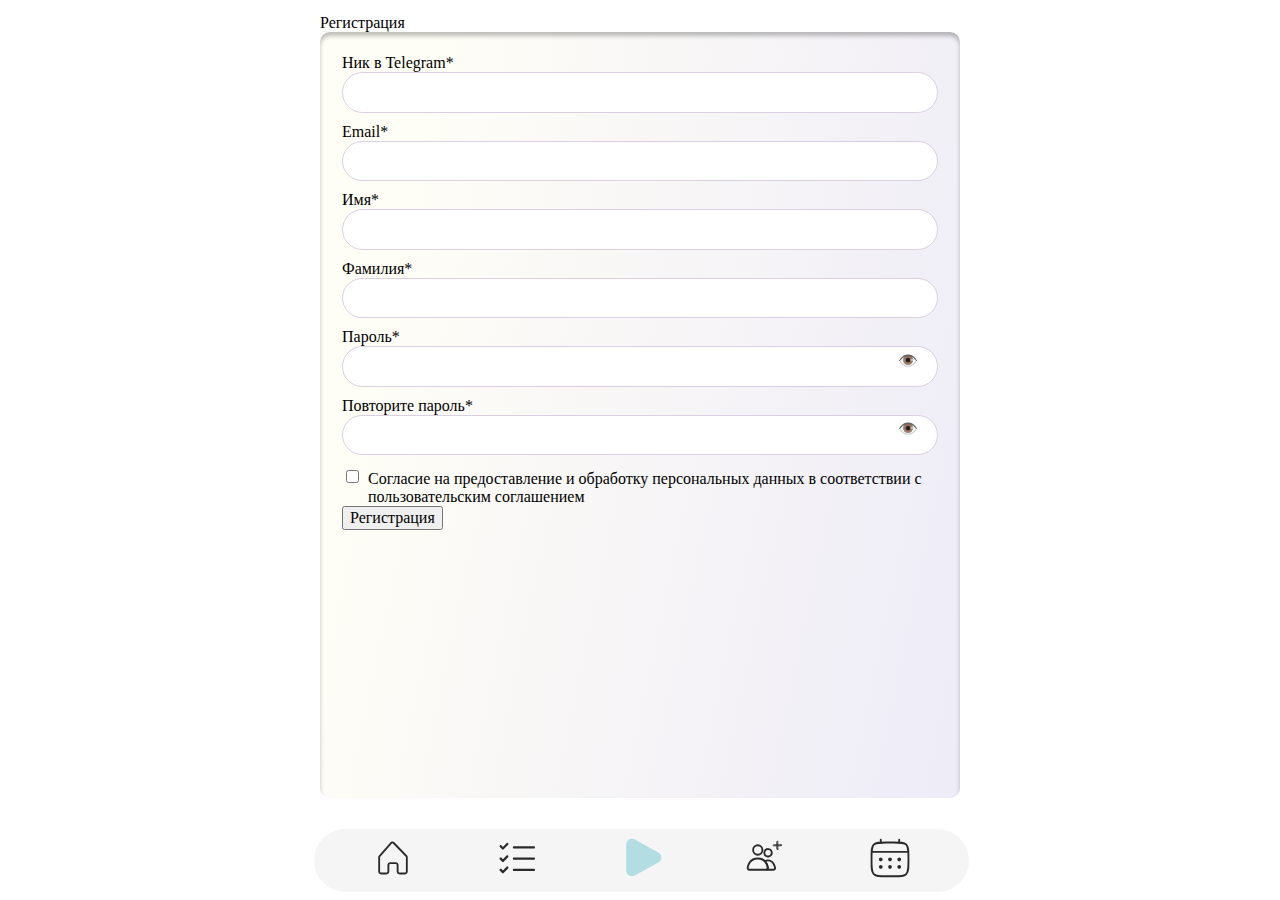
<file: avtorization.html>
<!DOCTYPE html><html lang="ru" style="background-color: white;"><head><meta charset="UTF-8"><meta name="viewport" content="width=device-width,initial-scale=1"><meta http-equiv="X-UA-Compatible" content="ie=edge"><title>IGame</title><script src="https://telegram.org/js/telegram-web-app.js"></script><link rel="stylesheet" href="css/style.min.css"></head><body><div class="registration"><div class="registration__wrapper"><div class="registration__wrapper-title">Регистрация</div><div class="form-container"><form id="registration-form"><label for="telegram-nickname">Ник в Telegram*</label> <input type="text" id="telegram-nickname" required> <label for="email">Email*</label> <input type="email" id="email" required> <label for="first-name">Имя*</label> <input type="text" id="first-name" required> <label for="last-name">Фамилия*</label> <input type="text" id="last-name" required> <label for="password">Пароль*</label><div class="password-container"><input type="password" id="password" required> <span class="toggle-password" onclick="togglePassword('password')">👁️</span></div><label for="confirm-password">Повторите пароль*</label><div class="password-container"><input type="password" id="confirm-password" required> <span class="toggle-password" onclick="togglePassword('confirm-password')">👁️</span></div><div class="checkbox-container"><input type="checkbox" id="agreement" required> <label for="agreement">Согласие на предоставление и обработку персональных данных в соответствии с <span>пользовательским соглашением</span></label></div><button type="submit">Регистрация</button></form></div></div></div><footer><div class="footer"><ul class="footer__list"><li class="footer__list_1"><a href="/"><img src="icons/footer/home.svg" alt="home"></a></li><li class="footer__list_2"><a href="#"><img src="icons/footer/task.svg" alt="task"></a></li><li class="footer__list_3"><a href="page2.html"><img src="icons/footer/play.svg" alt="play"></a></li><li class="footer__list_4"><a href="page3.html"><img src="icons/footer/add.svg" alt="add"></a></li><li class="footer__list_5"><a href="#"><img src="icons/footer/calendar.svg" alt="calendar"></a></li></ul></div></footer><script src="js/page5.js" defer="defer"></script></body></html>
</file>
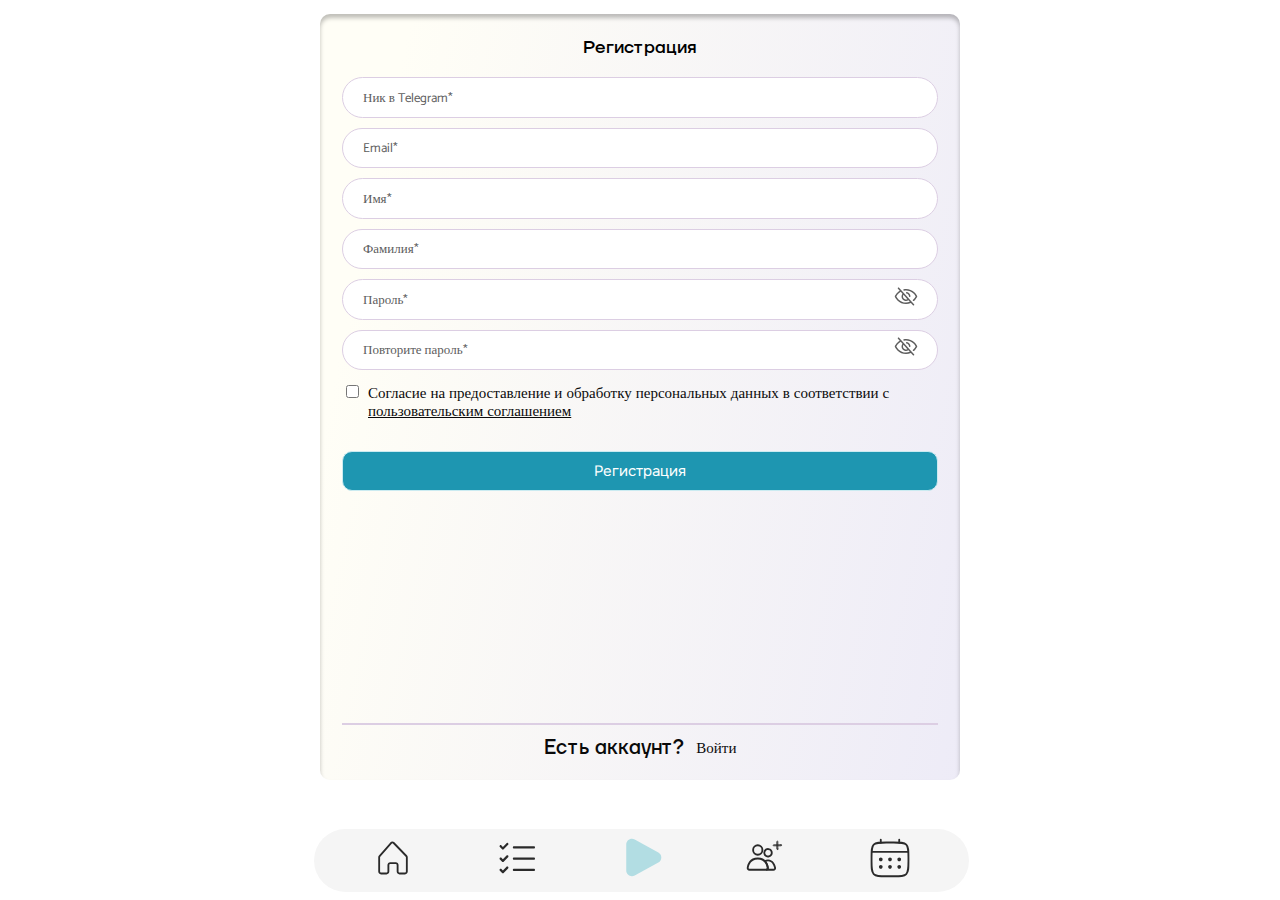
<file: page5.html>
<!DOCTYPE html><html lang="ru" style="background-color: white;"><head><meta charset="UTF-8"><meta name="viewport" content="width=device-width,initial-scale=1"><meta http-equiv="X-UA-Compatible" content="ie=edge"><title>IGame</title><script src="https://telegram.org/js/telegram-web-app.js"></script><link rel="stylesheet" href="css/style.min.css"></head><body><div class="registration"><div class="form-container"><form id="registration-form"><div class="registration-title">Регистрация</div><input type="text" id="telegram-nickname" placeholder="Ник в Telegram*" required> <input type="email" id="email" placeholder="Email*" required> <input type="text" id="first-name" placeholder="Имя*" required> <input type="text" id="last-name" placeholder="Фамилия*" required><div class="password-container"><input type="password" id="password" placeholder="Пароль*" required> <span class="toggle-password" onclick="togglePassword('password')"><svg xmlns="http://www.w3.org/2000/svg" width="24" height="25" viewBox="0 0 24 25" fill="none"><path d="M5.05499 3.74563C4.98913 3.67138 4.90918 3.61095 4.81979 3.56783C4.7304 3.52471 4.63334 3.49976 4.53423 3.49443C4.43513 3.4891 4.33595 3.50349 4.24245 3.53677C4.14895 3.57005 4.06298 3.62156 3.98953 3.68831C3.91608 3.75506 3.85661 3.83572 3.81457 3.92562C3.77252 4.01552 3.74874 4.11288 3.7446 4.21204C3.74045 4.3112 3.75603 4.4102 3.79043 4.50329C3.82483 4.59639 3.87737 4.68173 3.94499 4.75438L5.74874 6.73906C2.34374 8.82875 0.879366 12.05 0.814679 12.1963C0.772035 12.2922 0.75 12.396 0.75 12.5009C0.75 12.6059 0.772035 12.7097 0.814679 12.8056C0.847491 12.8797 1.64155 14.6403 3.40687 16.4056C5.75905 18.7569 8.72999 20 12 20C13.6806 20.0096 15.3442 19.6636 16.8816 18.9847L18.9441 21.2544C19.0099 21.3286 19.0899 21.3891 19.1793 21.4322C19.2686 21.4753 19.3657 21.5002 19.4648 21.5056C19.5639 21.5109 19.6631 21.4965 19.7566 21.4632C19.8501 21.43 19.9361 21.3784 20.0095 21.3117C20.083 21.2449 20.1424 21.1643 20.1845 21.0744C20.2265 20.9845 20.2503 20.8871 20.2544 20.788C20.2586 20.6888 20.243 20.5898 20.2086 20.4967C20.1742 20.4036 20.1217 20.3183 20.0541 20.2456L5.05499 3.74563ZM9.49218 10.8556L13.3987 15.1541C12.8105 15.4636 12.136 15.5689 11.4814 15.4535C10.8268 15.3382 10.229 15.0087 9.78189 14.5168C9.33481 14.0248 9.06377 13.3984 9.01134 12.7357C8.9589 12.073 9.12803 11.4117 9.49218 10.8556ZM12 18.5C9.11437 18.5 6.59343 17.4509 4.50655 15.3828C3.64997 14.5315 2.92145 13.5605 2.34374 12.5C2.78343 11.6759 4.18687 9.36969 6.7828 7.87063L8.4703 9.72219C7.81699 10.5589 7.48052 11.5997 7.52036 12.6605C7.56021 13.7213 7.97379 14.7339 8.68802 15.5192C9.40225 16.3046 10.3711 16.8122 11.4234 16.9522C12.4757 17.0923 13.5436 16.8559 14.4384 16.2847L15.8194 17.8034C14.6006 18.271 13.3053 18.5072 12 18.5ZM12.5625 9.55344C12.3671 9.51614 12.1944 9.40274 12.0826 9.23818C11.9708 9.07361 11.9289 8.87137 11.9662 8.67594C12.0035 8.48051 12.1169 8.3079 12.2815 8.19608C12.4461 8.08426 12.6483 8.04239 12.8437 8.07969C13.7996 8.265 14.67 8.75436 15.325 9.47477C15.98 10.1952 16.3846 11.108 16.4784 12.0772C16.4969 12.2752 16.436 12.4725 16.3091 12.6257C16.1822 12.7788 15.9996 12.8752 15.8016 12.8938C15.7781 12.8951 15.7547 12.8951 15.7312 12.8938C15.5438 12.8946 15.3628 12.8251 15.224 12.6992C15.0852 12.5732 14.9986 12.3998 14.9812 12.2131C14.9181 11.5685 14.6486 10.9615 14.2128 10.4823C13.7771 10.0031 13.1982 9.67731 12.5625 9.55344ZM23.1825 12.8056C23.1431 12.8938 22.1934 14.9966 20.055 16.9119C19.9819 16.9794 19.8961 17.0317 19.8027 17.0658C19.7092 17.0998 19.6099 17.1149 19.5105 17.1102C19.4111 17.1055 19.3136 17.0811 19.2238 17.0384C19.1339 16.9956 19.0535 16.9354 18.9871 16.8613C18.9208 16.7872 18.8698 16.7006 18.8373 16.6066C18.8047 16.5125 18.7912 16.413 18.7975 16.3137C18.8037 16.2144 18.8297 16.1173 18.8739 16.0282C18.918 15.939 18.9795 15.8595 19.0547 15.7944C20.1038 14.8518 20.9851 13.7378 21.6609 12.5C21.0819 11.4385 20.3518 10.4668 19.4934 9.61531C17.4066 7.54906 14.8856 6.5 12 6.5C11.392 6.49926 10.7849 6.54849 10.185 6.64719C10.0874 6.66444 9.98741 6.66219 9.89073 6.64058C9.79404 6.61896 9.70259 6.57839 9.62167 6.52123C9.54074 6.46407 9.47195 6.39144 9.41925 6.30754C9.36656 6.22363 9.33101 6.13012 9.31466 6.0324C9.29832 5.93469 9.30149 5.8347 9.32401 5.73821C9.34652 5.64173 9.38793 5.55066 9.44584 5.47027C9.50375 5.38988 9.57702 5.32176 9.6614 5.26985C9.74579 5.21794 9.83963 5.18326 9.93749 5.16781C10.6192 5.05525 11.309 4.99912 12 5C15.27 5 18.2409 6.24313 20.5931 8.59531C22.3584 10.3606 23.1525 12.1222 23.1853 12.1963C23.2279 12.2922 23.25 12.396 23.25 12.5009C23.25 12.6059 23.2279 12.7097 23.1853 12.8056H23.1825Z" fill="#5D5D5D"/></svg></span></div><div class="password-container"><input type="password" id="confirm-password" placeholder="Повторите пароль*" required> <span class="toggle-password" onclick="togglePassword('confirm-password')"><svg xmlns="http://www.w3.org/2000/svg" width="24" height="25" viewBox="0 0 24 25" fill="none"><path d="M5.05499 3.74563C4.98913 3.67138 4.90918 3.61095 4.81979 3.56783C4.7304 3.52471 4.63334 3.49976 4.53423 3.49443C4.43513 3.4891 4.33595 3.50349 4.24245 3.53677C4.14895 3.57005 4.06298 3.62156 3.98953 3.68831C3.91608 3.75506 3.85661 3.83572 3.81457 3.92562C3.77252 4.01552 3.74874 4.11288 3.7446 4.21204C3.74045 4.3112 3.75603 4.4102 3.79043 4.50329C3.82483 4.59639 3.87737 4.68173 3.94499 4.75438L5.74874 6.73906C2.34374 8.82875 0.879366 12.05 0.814679 12.1963C0.772035 12.2922 0.75 12.396 0.75 12.5009C0.75 12.6059 0.772035 12.7097 0.814679 12.8056C0.847491 12.8797 1.64155 14.6403 3.40687 16.4056C5.75905 18.7569 8.72999 20 12 20C13.6806 20.0096 15.3442 19.6636 16.8816 18.9847L18.9441 21.2544C19.0099 21.3286 19.0899 21.3891 19.1793 21.4322C19.2686 21.4753 19.3657 21.5002 19.4648 21.5056C19.5639 21.5109 19.6631 21.4965 19.7566 21.4632C19.8501 21.43 19.9361 21.3784 20.0095 21.3117C20.083 21.2449 20.1424 21.1643 20.1845 21.0744C20.2265 20.9845 20.2503 20.8871 20.2544 20.788C20.2586 20.6888 20.243 20.5898 20.2086 20.4967C20.1742 20.4036 20.1217 20.3183 20.0541 20.2456L5.05499 3.74563ZM9.49218 10.8556L13.3987 15.1541C12.8105 15.4636 12.136 15.5689 11.4814 15.4535C10.8268 15.3382 10.229 15.0087 9.78189 14.5168C9.33481 14.0248 9.06377 13.3984 9.01134 12.7357C8.9589 12.073 9.12803 11.4117 9.49218 10.8556ZM12 18.5C9.11437 18.5 6.59343 17.4509 4.50655 15.3828C3.64997 14.5315 2.92145 13.5605 2.34374 12.5C2.78343 11.6759 4.18687 9.36969 6.7828 7.87063L8.4703 9.72219C7.81699 10.5589 7.48052 11.5997 7.52036 12.6605C7.56021 13.7213 7.97379 14.7339 8.68802 15.5192C9.40225 16.3046 10.3711 16.8122 11.4234 16.9522C12.4757 17.0923 13.5436 16.8559 14.4384 16.2847L15.8194 17.8034C14.6006 18.271 13.3053 18.5072 12 18.5ZM12.5625 9.55344C12.3671 9.51614 12.1944 9.40274 12.0826 9.23818C11.9708 9.07361 11.9289 8.87137 11.9662 8.67594C12.0035 8.48051 12.1169 8.3079 12.2815 8.19608C12.4461 8.08426 12.6483 8.04239 12.8437 8.07969C13.7996 8.265 14.67 8.75436 15.325 9.47477C15.98 10.1952 16.3846 11.108 16.4784 12.0772C16.4969 12.2752 16.436 12.4725 16.3091 12.6257C16.1822 12.7788 15.9996 12.8752 15.8016 12.8938C15.7781 12.8951 15.7547 12.8951 15.7312 12.8938C15.5438 12.8946 15.3628 12.8251 15.224 12.6992C15.0852 12.5732 14.9986 12.3998 14.9812 12.2131C14.9181 11.5685 14.6486 10.9615 14.2128 10.4823C13.7771 10.0031 13.1982 9.67731 12.5625 9.55344ZM23.1825 12.8056C23.1431 12.8938 22.1934 14.9966 20.055 16.9119C19.9819 16.9794 19.8961 17.0317 19.8027 17.0658C19.7092 17.0998 19.6099 17.1149 19.5105 17.1102C19.4111 17.1055 19.3136 17.0811 19.2238 17.0384C19.1339 16.9956 19.0535 16.9354 18.9871 16.8613C18.9208 16.7872 18.8698 16.7006 18.8373 16.6066C18.8047 16.5125 18.7912 16.413 18.7975 16.3137C18.8037 16.2144 18.8297 16.1173 18.8739 16.0282C18.918 15.939 18.9795 15.8595 19.0547 15.7944C20.1038 14.8518 20.9851 13.7378 21.6609 12.5C21.0819 11.4385 20.3518 10.4668 19.4934 9.61531C17.4066 7.54906 14.8856 6.5 12 6.5C11.392 6.49926 10.7849 6.54849 10.185 6.64719C10.0874 6.66444 9.98741 6.66219 9.89073 6.64058C9.79404 6.61896 9.70259 6.57839 9.62167 6.52123C9.54074 6.46407 9.47195 6.39144 9.41925 6.30754C9.36656 6.22363 9.33101 6.13012 9.31466 6.0324C9.29832 5.93469 9.30149 5.8347 9.32401 5.73821C9.34652 5.64173 9.38793 5.55066 9.44584 5.47027C9.50375 5.38988 9.57702 5.32176 9.6614 5.26985C9.74579 5.21794 9.83963 5.18326 9.93749 5.16781C10.6192 5.05525 11.309 4.99912 12 5C15.27 5 18.2409 6.24313 20.5931 8.59531C22.3584 10.3606 23.1525 12.1222 23.1853 12.1963C23.2279 12.2922 23.25 12.396 23.25 12.5009C23.25 12.6059 23.2279 12.7097 23.1853 12.8056H23.1825Z" fill="#5D5D5D"/></svg></span></div><div class="checkbox-container"><input type="checkbox" id="agreement" required><div class="text-underline">Согласие на предоставление и обработку персональных данных в соответствии с <span><a href="#">пользовательским соглашением</a></span></div></div><button class="formbtn" type="submit">Регистрация</button></form><div class="footer-form"><hr><div class="footer-form__link"><div class="question">Есть аккаунт?</div><a href="page6.html" class="login">Войти</a></div></div></div></div><footer><div class="footer"><ul class="footer__list"><li class="footer__list_1"><a href="/"><img src="icons/footer/home.svg" alt="home"></a></li><li class="footer__list_2"><a href="#"><img src="icons/footer/task.svg" alt="task"></a></li><li class="footer__list_3"><a href="page2.html"><img src="icons/footer/play.svg" alt="play"></a></li><li class="footer__list_4"><a href="page3.html"><img src="icons/footer/add.svg" alt="add"></a></li><li class="footer__list_5"><a href="#"><img src="icons/footer/calendar.svg" alt="calendar"></a></li></ul></div></footer><script src="js/page5.js" defer="defer"></script></body></html>
</file>
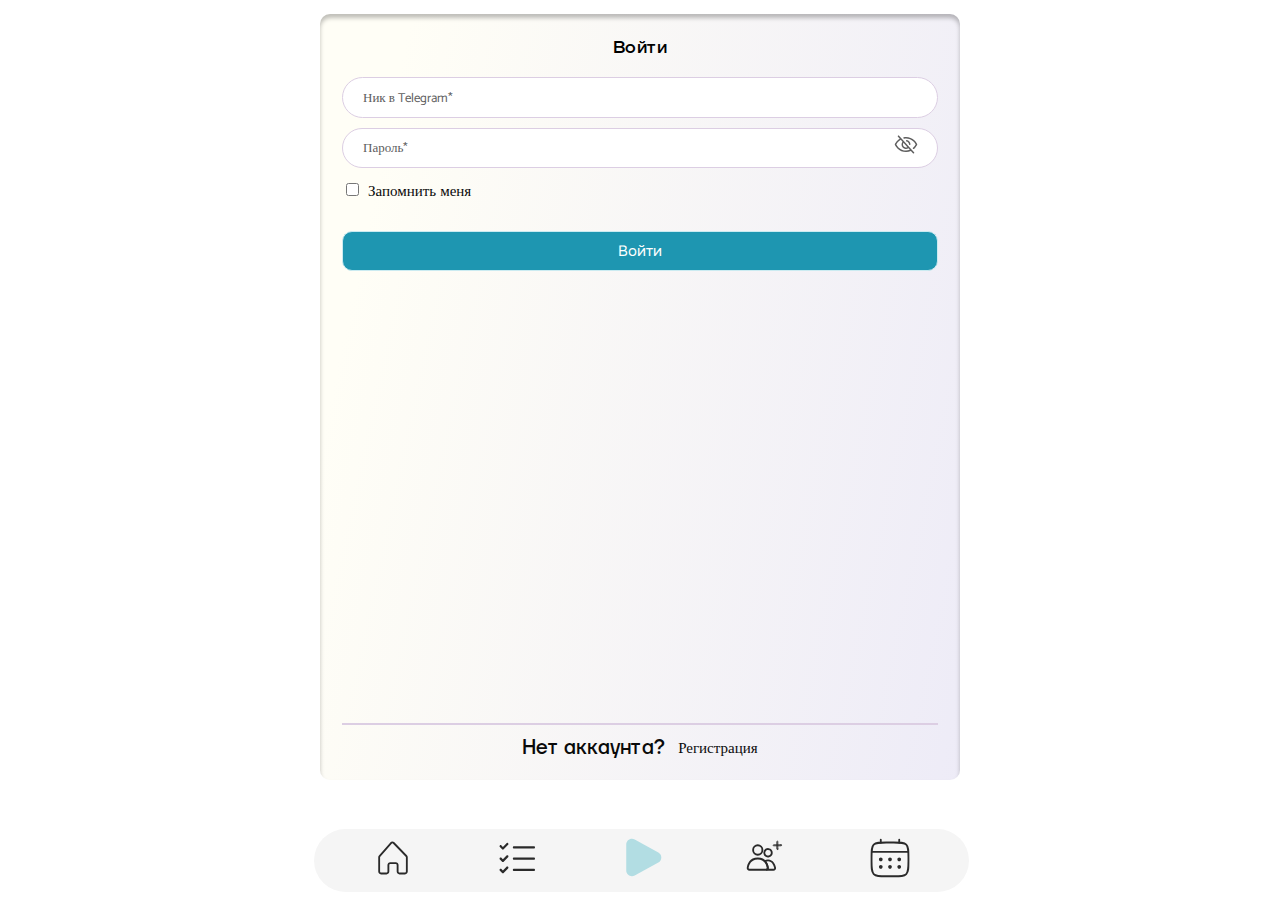
<file: page6.html>
<!DOCTYPE html><html lang="ru" style="background-color: white;"><head><meta charset="UTF-8"><meta name="viewport" content="width=device-width,initial-scale=1"><meta http-equiv="X-UA-Compatible" content="ie=edge"><title>IGame</title><script src="https://telegram.org/js/telegram-web-app.js"></script><link rel="stylesheet" href="css/style.min.css"></head><body><div class="registration"><div class="form-container"><form id="registration-form"><div class="registration-title">Войти</div><input type="text" id="telegram-nickname" placeholder="Ник в Telegram*" required><div class="password-container"><input type="password" id="password" placeholder="Пароль*" required> <span class="toggle-password" onclick="togglePassword('password')"><img src="icons/Component 2.svg" alt="eyse"></span></div><div class="checkbox-container"><input type="checkbox" id="agreement" required><div class="text-underline">Запомнить меня</div></div><button class="formbtn" type="submit">Войти</button></form><div class="footer-form"><hr><div class="footer-form__link"><div class="question">Нет аккаунта?</div><a href="page5.html" class="login">Регистрация</a></div></div></div></div><footer><div class="footer"><ul class="footer__list"><li class="footer__list_1"><a href="/"><img src="icons/footer/home.svg" alt="home"></a></li><li class="footer__list_2"><a href="#"><img src="icons/footer/task.svg" alt="task"></a></li><li class="footer__list_3"><a href="page2.html"><img src="icons/footer/play.svg" alt="play"></a></li><li class="footer__list_4"><a href="page3.html"><img src="icons/footer/add.svg" alt="add"></a></li><li class="footer__list_5"><a href="#"><img src="icons/footer/calendar.svg" alt="calendar"></a></li></ul></div></footer><script src="js/page5.js" defer="defer"></script></body></html>
</file>
<file: css/style.min.css>
@import url(https://fonts.googleapis.com/css2?family=Onest:wght@100..900&display=swap);@import url(https://fonts.googleapis.com/css2?family=Catamaran:wght@100..900&display=swap);@font-face{font-family:Firs;src:url(../fonts/TTFirsNeue-Medium.ttf) format("ttf"),url(../fonts/TTFirsNeue-Medium.woff) format("woff");font-style:normal;font-weight:500}*,::after,::before{box-sizing:border-box}ol[class],ul[class]{padding:0}blockquote,body,dd,dl,figcaption,figure,h1,h2,h3,h4,li,ol,p,ul[class]{margin:0}article>*+*{margin-top:1em}button,input,select,textarea{font:inherit}input[type=number]::-webkit-inner-spin-button,input[type=number]::-webkit-outer-spin-button{-webkit-appearance:none;margin:0}input[type=number]{-moz-appearance:textfield}@media(prefers-reduced-motion:reduce){*{animation-duration:NaNs!important;animation-iteration-count:1!important;transition-duration:NaNs!important;scroll-behavior:auto!important}}.header__container{width:100%;margin:0;border:1px solid var(--Miscellaneous-Sidebar-Fill---Selected,#fff);box-shadow:0 4px 4px 0 rgba(0,0,0,.25) inset;background:#cbebf1;border-radius:10px;padding:0 10px 0 10px}.header{margin-top:2vh}.header__inner{height:11vh;width:100%;display:flex;justify-content:space-between;align-items:center}.logo{width:34px;height:34px}.about{font-size:2.7vw;width:34.4vw}.about__name{text-transform:uppercase;font-family:Catamaran;font-weight:400;margin-left:2px}.about__balancegive{padding:.5vh 9px;font-family:Onest;height:3.22vh;background:var(--Miscellaneous-Sidebar-Fill---Selected,#fff);border-radius:10px;text-align:center;font-weight:400}.about__balancegive a{display:inline-block;position:relative;z-index:1;padding:5px;margin:-5px;text-decoration:none;color:#000;text-transform:lowercase}.balance{font-family:Onest;display:flex;background:var(--Miscellaneous-Sidebar-Fill---Selected,#fff);width:17.33vw;font-weight:400;font-size:2.7vw;height:5.85vh;padding:7px 14px;justify-content:center;align-items:center;border-radius:10px;pointer-events:none;cursor:default}.balance a{margin-top:2px}.options{display:flex;justify-content:space-around}.notification{width:25px;height:25px}.settings{margin-left:5px;width:25px;height:25px}.advertising{margin-top:1.23vh;width:100%}.advertising__blocks{display:flex;justify-content:space-between;align-items:center;flex-wrap:wrap;width:20.27vw;height:9.36vh;border-radius:10px;box-shadow:0 4px 4px 0 rgba(0,0,0,.25);background:var(--Miscellaneous-Sidebar-Fill---Selected,#fff)}.motivation{margin-top:1.23vh;height:16.43vh;width:100%;padding:15px 10px;display:flex;justify-content:space-around;align-items:center;border-radius:10px;border:1px solid #cbebf1;background:linear-gradient(112deg,#fffef6 21.46%,#edebf7 107.28%);box-shadow:0 4px 4px 0 #dbdbdb inset;gap:10px}.motivation__text{display:flex;flex-direction:column;align-items:flex-start;gap:10px}.motivation__text_title{color:var(--Miscellaneous-Floating-Tab---Text-Unselected,#000);font-family:Firs;font-size:3.5vw;font-weight:500}.motivation__text_subtitle{color:var(--Miscellaneous-Floating-Tab---Text-Unselected,#000);font-family:Catamaran;font-size:2.26vw;font-weight:400}.motivation__logo-icon{height:13vh;width:20vw}.progress{display:block;width:100%;height:17.4vh;margin-top:1.23vh;padding:2.31vh 10px 20px 10px;border-radius:10px;border:1px solid #cbebf1;background:linear-gradient(102deg,#fffef6 11.35%,#edebf7 102.05%);box-shadow:0 4px 4px 0 #f1eff7 inset;text-align:left;text-decoration:none;color:#000}.progress__title{color:#344b57;font-family:Firs;font-size:4vw;font-style:normal;font-weight:500}.progress__bar{width:100%;border-radius:50px;background:#fbfffe;height:3.3vh;margin:2vh 0}.progress__bar-fill{height:100%;border-radius:50px;background:#cbebf1;width:0%}.progress__subtitle{color:#344b57;font-family:Firs;font-size:4vw;font-weight:500}.progress__subtitle svg{position:relative;top:.46vh;margin-right:5px}.menu{font-family:Firs;margin-top:1.3vh;display:grid;grid-template-columns:repeat(2,1fr);grid-template-rows:12.4vh 12.4vh;gap:1vh;padding-bottom:10.99vh}.menu__blocks{width:164px;padding:40px 28px;border-radius:10px;text-align:center;border:1px solid var(--Miscellaneous-Sidebar-Fill---Selected,#fff);background:#cbebf1;box-shadow:0 4px 4px 0 #bedadf inset;text-decoration:none;color:#000;display:flex;justify-content:center;color:#344b57;font-size:4vw;font-style:normal;font-weight:500;align-items:center}.menu__blocks img{width:100%;height:100%}.menu__blocks svg{position:relative;top:2px;left:5px;width:15px;height:15px}.footer.footer__series{bottom:30px}.footer{margin-bottom:22px;position:fixed;bottom:0;left:5vw;height:6.98vh;width:89vw;z-index:3;padding:6px 30px;border-radius:50px;background:#f5f5f5}.footer__list{display:flex;justify-content:space-between;align-items:center;list-style-type:none}.footer__list_1 img,.footer__list_2 img,.footer__list_3 img,.footer__list_4 img,.footer__list_5 img{width:10.67vw;height:4.93vh}.about__game{width:100%;padding:1.85vh 10px;margin-top:1.29vh;border-radius:10px;border:1px solid #cbebf1;background:linear-gradient(112deg,#fffef6 21.46%,#edebf7 107.28%);box-shadow:0 4px 4px 0 #dbdbdb inset}.about__game-title{color:var(--Miscellaneous-Floating-Tab---Text-Unselected,#000);font-family:Firs;font-size:4vw;font-weight:500;height:15px}.about__game-subtitle{margin-top:10px;color:var(--Miscellaneous-Floating-Tab---Text-Unselected,#000);font-family:Catamaran;font-size:2.7vw;font-weight:400;text-align:start}.block{width:100%;display:flex;align-items:center;text-decoration:none;height:8vh;padding:1.85vh 10px;margin-top:1.3vh;border-radius:10px;border:1px solid #cbebf1;background:linear-gradient(102deg,#fffef6 11.35%,#cbebf1 102.05%);box-shadow:0 4px 4px 0 #dbdbdb inset}.series__block-logo img{width:36px;height:36px;margin-right:10px;margin-top:5px}.main-text{flex-grow:1}.main-text__title{font-family:Firs;font-size:3.6vw;font-weight:500}.main-text__subtitle{color:var(--Miscellaneous-Floating-Tab---Text-Unselected,#000);font-family:Firs;font-size:2.4vw;font-weight:400}.modal{display:none;position:fixed;top:0;left:0;width:100vw;height:100vh;background-color:rgba(0,0,0,.6);justify-content:center;align-items:center;z-index:1000}.modal-content{width:292px;height:586px;border-radius:10px;border:1px solid #1e96b1;background:linear-gradient(102deg,#fffef6 11.35%,#cbebf1 102.05%);padding:30px;border-radius:10px;display:flex;flex-direction:column;align-items:center}.modal-header{display:flex;justify-content:center;align-items:center;width:100%;margin-bottom:15px}.image__logo{width:38px;height:auto;margin-right:5px}.title{font-size:3.6vw;margin:0;color:var(--Miscellaneous-Floating-Tab---Text-Unselected,#000);text-align:center;font-family:Firs;font-style:normal;font-weight:500}.subtitle{font-size:2.2vw;margin:0;color:var(--Miscellaneous-Floating-Tab---Text-Unselected,#000);text-align:center;font-family:Firs;font-size:10px;font-style:normal;font-weight:400}.modal-image{width:229px;height:145px;margin-bottom:2.31vh}.modal-text{width:100%;font-size:2.5vw;color:#000;line-height:1.3}.text{margin-bottom:8px;color:var(--Miscellaneous-Floating-Tab---Text-Unselected,#000);font-family:Catamaran;font-size:2.5vw;font-weight:400}.list{margin-left:10px;margin-bottom:8px}.list ol{list-style:decimal}.buy-btn{width:40vw;padding:10px 19px;background-color:#1e96b1;color:#fff;font-size:2.5vw;border:1px solid #1e96b1;border-radius:10px;cursor:pointer;margin-top:7px;color:var(--Miscellaneous-Sidebar-Fill---Selected,#fff);text-align:center;font-family:Onest;font-size:2.5vw;font-weight:400}.modal:active{display:none}.referal-programm{margin-top:1.23vh;width:100%;height:22.11vh;padding:1.3vh 2.67vw 1.85vh 4vw;border-radius:10px;border:1px solid #ddc5e9;background:linear-gradient(102deg,#fffef6 11.35%,#edebf7 102.05%);box-shadow:0 4px 4px 0 #dbdbdb inset}.referal-programm__maintext{display:flex;align-items:center;margin-bottom:-10px}.referal-programm__maintext img{margin-right:10px;width:30px;height:30px}.h2-referal{color:var(--Miscellaneous-Floating-Tab---Text-Unselected,#000);font-family:Firs;font-size:3.5vw;font-weight:500;text-decoration:none}.referal-programm__p{color:var(--Miscellaneous-Floating-Tab---Text-Unselected,#000);font-family:Catamaran;font-size:2.7vw;font-weight:400;margin-top:1.54vh;font-weight:400}.referal-programm__p p{margin-bottom:1.23vh}.referal-programm__p p:last-child{margin-bottom:0}.referal-link{margin-top:1.54vh;width:100%;padding:1.3vh 2.67vw 1.85vh 4vw;border-radius:10px;border:1px solid var(--,#fffef6);background:linear-gradient(102deg,#fffef6 11.35%,#cbebf1 102.05%);box-shadow:0 4px 4px 0 #dbdbdb inset}.referal-link__maintext{display:flex;align-items:center;margin-bottom:1.2vh}.referal-link__maintext img{margin-right:10px;width:30px;height:30px}.referal-link__p P{color:var(--Miscellaneous-Floating-Tab---Text-Unselected,#000);font-family:Catamaran;font-size:2.7vw;font-style:normal;font-weight:400;margin-bottom:1.2vh}.referal-link__p .h2-referal{margin-bottom:1.2vh;font-weight:500}.referal-link__btn{display:flex;justify-content:center;align-items:center;text-decoration:none;color:var(--Miscellaneous-Sidebar-Fill---Selected,#fff);text-align:center;font-family:Onest;font-size:2.7vw;font-style:normal;font-weight:400;width:100%;height:5.23vh;padding:7px 15px;border-radius:10px;border:1px solid #cbebf1;background:#1e96b1}.conclusion{margin-top:1.54vh;width:100%;height:25.4vh;padding:1.3vh 4vw;border-radius:10px;border:1px solid #ddc5e9;background:linear-gradient(102deg,#fffef6 11.35%,#edebf7 102.05%);box-shadow:0 4px 4px 0 #dbdbdb inset;margin-bottom:11vh}.conclusion__maintext{display:flex;align-items:center;margin-bottom:1.85vh}.conclusion__maintext img{margin-right:10px;width:30px;height:30px}.currency-block{margin-top:1.83vh;display:flex;justify-content:center;align-items:center;width:100%;height:5.23vh;border-radius:10px;border:1px solid #cbebf1;background:linear-gradient(102deg,#fffef6 11.35%,#cbebf1 102.05%)}.currency-amount{display:flex;color:#242424;font-family:Onest;font-size:3.5vw;font-weight:400;margin-right:5px;margin-bottom:2px}.currency-amount img{width:18px;height:18px}.dollar-equivalent{color:#acacac;text-align:center;font-family:Onest;font-size:2.7vw;font-weight:400}.currency{display:flex;align-items:center;margin-top:1.3vh;width:100%}.currency a{margin-left:.5vw}.currency-container{display:flex;width:70.4vw;height:5.23vh;border-radius:10px;border:1px solid #1e96b1;overflow:hidden;background-color:#f9f9f9}.amount-input{width:50%;flex:1;border:none;padding-left:4vw;padding-top:1.23vh;padding-bottom:1.23vh;padding-right:6px;color:#a6a8a7;font-family:Onest;font-size:2.7vw;font-weight:400;outline:0}.amount-input::placeholder{color:#a6a8a7;font-family:Onest;font-size:2.7vw;font-weight:400}.withdraw-button{width:50%;border:none;padding:1.23vh 4vw;cursor:pointer;color:var(--Miscellaneous-Sidebar-Fill---Selected,#fff);text-align:center;font-family:Onest;font-size:2.7vw;font-weight:400;border-radius:10px;border:1px solid #1e96b1;background:#1e96b1}.slider-container{display:flex;justify-content:center;align-items:center;width:100vw;height:100vh}.swiper-container{width:100%;height:100%}.swiper-slide{display:flex;flex-direction:column;justify-content:flex-start;align-items:center;background:linear-gradient(102deg,#fffef6 11.35%,#edebf7 102.05%);padding:0}.swiper-slide__image{width:100vw;height:44.5vh}.text-container{margin:8vw 0 0 0;width:84.27vw;color:var(--Miscellaneous-Floating-Tab---Text-Unselected,#000);font-family:Catamaran;font-size:4vw;font-weight:400;line-height:4vw}.text-container p:last-child{margin-top:15px}.buttons-container{display:flex;flex-direction:column;gap:10px;margin-top:3.69vh}.buttons-container__btn{width:84.27vw;padding:10px 19px;text-decoration:none;border-radius:10px;background:linear-gradient(271deg,#edebf7 -35.22%,#ecd3f8 37.21%,#cbebf1 168.81%);color:var(--Miscellaneous-Floating-Tab---Text-Unselected,#000);text-align:center;font-family:Onest;font-size:2.67vw;font-weight:400;border:none}.swiper-slide:nth-child(2){background-color:#f08080}.swiper-slide:nth-child(3){background-color:#90ee90}.swiper-slide:nth-child(4){background-color:#ffb6c1}.video-slide{position:relative}.fullscreen-video{width:100%;height:100vh;object-fit:cover}.icon-overlay{position:absolute;bottom:50px;right:30px;z-index:10;display:block}.icon-overlay img{width:62px;height:62px}.exercise{display:flex;justify-content:center;width:81.87vw;padding:15px 10px;border-radius:10px;background:linear-gradient(271deg,#edebf7 -35.22%,#ecd3f8 37.21%,#cbebf1 168.81%);color:var(--Miscellaneous-Floating-Tab---Text-Unselected,#000);font-family:Firs;font-size:4vw;font-weight:500}.exercise-text{display:flex;flex-direction:column;justify-content:flex-start;margin:8vw 0vh 0 0vw;line-height:20px;width:84.27vw;font-size:4vw}.exercise-text p{margin-bottom:15px}.exercise-text p:last-child{margin-bottom:25px}.response-block{width:84.27vw;height:27.61vh;padding:15px 10px 15px 15px;display:flex;flex-direction:column;border-radius:10px;border:1px solid #ddc5e9;background:linear-gradient(102deg,#fffef6 11.35%,#edebf7 102.05%);box-shadow:0 4px 4px 0 #dbdbdb inset}.response-label{color:var(--Miscellaneous-Floating-Tab---Text-Unselected,#000);font-family:Firs;font-size:4vw;font-style:normal;font-weight:500}.response-input{flex-grow:1;resize:none;overflow-y:auto;margin-bottom:10px;border:none;color:var(--Miscellaneous-Floating-Tab---Text-Unselected,#000);font-family:Firs;font-size:3vw;font-weight:100;background:rgba(237,235,247,.23)}.response-input:focus{outline:0}.response-button{height:4.19vh;padding:7px 4vw;font-size:2.7vw;color:var(--Miscellaneous-Floating-Tab---Text-Unselected,#000);border:none;cursor:pointer;border-radius:10px;background:linear-gradient(271deg,#edebf7 -35.22%,#ecd3f8 37.21%,#cbebf1 168.81%)}.registration{margin-top:14px}.registration-title{text-align:center;color:var(--Miscellaneous-Floating-Tab---Text-Unselected,#000);font-family:Firs;font-size:4vw;font-weight:500;margin-bottom:2.46vh}.form-container{padding:22px;border-radius:10px;background:linear-gradient(102deg,#fffef6 11.35%,#edebf7 102.05%);box-shadow:0 4px 4px 0 rgba(0,0,0,.25) inset;width:100%;height:85.15vh;margin:auto;display:flex;flex-direction:column;justify-content:space-between}input[type=email],input[type=password],input[type=text]{width:100%;height:4.5vh;padding-left:20px;margin-bottom:10px;border-radius:40px;border:1px solid #dccee3;outline:0;font-family:Catamaran}input::placeholder{color:var(--Prototype-Dark-Grey,#5d5d5d);font-family:Catamaran;font-size:10px;font-style:normal;font-weight:400}.password-container{position:relative}.toggle-password{position:absolute;top:.5vh;right:20px;cursor:pointer}.checkbox-container{margin-top:.6vh;display:flex;align-items:start;gap:6px}.checkbox-container input[type=checkbox]{margin-top:0}.text-underline{color:var(--Design-Black,var(--Miscellaneous-Floating-Tab---Text-Unselected,#0a0a0a));font-family:Catamaran;font-size:3.5vw;font-style:normal;font-weight:400;line-height:1.2}.text-underline a{color:var(--Design-Black,var(--Miscellaneous-Floating-Tab---Text-Unselected,#0a0a0a));text-decoration:underline}.formbtn{margin-top:30px;width:100%;height:34px;padding:7px 15px;border-radius:10px;border:1px solid #cbebf1;background:#1e96b1;color:#fff;font-family:Onest;font-size:10px;font-style:normal;font-weight:400;line-height:normal;cursor:pointer}.footer-form{height:35px}.footer-form hr{margin:0 0 10px 0;height:1px;border:1px solid #dccee3}.footer-form__link{display:flex;justify-content:center;align-items:center;gap:1vw}.question{color:var(--Design-Black,#0a0a0a);font-family:Firs;font-size:4vw;font-style:normal;font-weight:500}.login{color:var(--Design-Black,#0a0a0a);font-family:Catamaran;font-size:2.7vw;font-style:normal;font-weight:400;text-decoration:none}@media(min-width:376px){.menu__blocks{width:100%}}@media(max-width:576px){body{margin:0 20px 0 20px}.footer{width:92vw;left:4vw}.progress__subtitle svg{top:4}}@media(min-width:577px){body{margin:0 10% 0 10%}.registration-title{font-size:18px;margin-bottom:2vh}input::placeholder{color:var(--Prototype-Dark-Grey,#5d5d5d);font-family:Catamaran;font-size:13px;font-style:normal;font-weight:400}.text-underline{font-size:15px}.formbtn{font-size:15px;height:6vh}.question{font-size:20px}.login{font-size:15px}.about{width:27.4vw}.about__name{font-size:1.88vw}.about__balancegive{height:3.8vh;font-size:2.3vw}.footer.footer__series{bottom:0}.logo{margin-left:2vw}.logo img{width:40px;height:40px}.balance{font-size:2.4vw;width:15.33vw}.balance svg{width:2vw}.motivation__text_title{font-size:2.8vw}.motivation__text_subtitle{font-size:2vw}.advertising__blocks{width:120px;height:76px}.progress__title{font-size:3vw}.progress__bar{height:4vh;margin:1.4vh 0}.progress__subtitle{font-size:3vw}.progress__subtitle svg{top:1}.menu__blocks{font-size:2.7vw}.footer{width:80vw;left:10.5vw;margin-bottom:14px}.footer__series{bottom:0}.about__game-title{font-size:2.8vw}.about__game-subtitle{font-size:2vw}.main-text__title{font-size:2.8vw}.main-text__subtitle{font-size:2vw}.modal-content{width:53vw;height:80vh}.modal-header{margin-bottom:1.7vh}.modal-image{width:45vw;height:20vh;margin-bottom:1.7vh}.modal-text{font-size:1.6vw}.image__logo{width:6.5vw;margin-right:1vw}.title{font-size:2.8vw}.subtitle{font-size:2vw}.text{max-width:320px;font-size:1.6vw}.buy-btn{width:35vw;font-size:2vw}.h2-referal{font-size:2.8vw}.referal-programm__p{font-size:2.3vw}.referal-programm__p p{margin-bottom:1vh}.referal-link__p p{font-size:2.3vw}.referal-link__btn{width:100%;height:4.8vh;font-size:2.3vw}.conclusion__maintext{margin-bottom:1.4vh}.currency-block{width:100%;height:4.8vh;margin-top:2vh}.currency-amount svg{position:relative;top:5px}.currency{margin-top:2vh}.currency img{width:8vw}.amount-input{padding-left:3.3vw;font-size:2.3vw}.amount-input::placeholder{font-size:2.3vw}.withdraw-button{font-size:2.3vw}.swiper-slide__image{width:80vw;height:40vh}.text-container{margin-top:3vw;width:73vw;font-size:2.8vw}.text-container p:last-child{margin-top:1.5vw}.buttons-container{margin-top:3vh}.buttons-container__btn{width:73vw}.exercise{width:73vw;font-size:3.5vw}.exercise-text{margin-top:5vh;width:73vw;font-size:3.5vw;line-height:30px}.exercise-text p{margin-bottom:2vh}.exercise-text p:last-child{margin-bottom:25px}.response-block{width:73vw;height:30.61vh}.response-label{font-size:3.5vw}.response-button{height:5vh}}@media(min-width:768px){.advertising__blocks{width:120px;height:86px}.options{width:11vw;margin-right:1.5vw}.logo{margin-left:1.5vw}.logo img{width:43px;height:43px}.balance svg{width:3vw}.about__name{font-size:1.7vw}.about__balancegive{padding-top:3px;height:3.7vh;font-size:2vw}.motivation__text_title{font-size:2.1vw}.motivation__text_subtitle{font-size:1.6vw}.progress__title{font-size:2.77vw}.progress__bar{height:3.7vh;margin:1.2vh 0}.progress__subtitle{font-size:2.77vw}.progress__subtitle svg{top:1}.progress__subtitle svg{width:3vw}.menu__blocks{font-size:2.5vw}.menu__blocks svg{width:20px;height:20px}.about__game-title{font-size:2.1vw}.about__game-subtitle{font-size:1.6vw}.main-text__title{font-size:2.1vw}.main-text__subtitle{font-size:1.6vw}.modal-content{width:49vw;height:80vh}.modal-header{margin-bottom:1.7vh}.modal-image{width:42vw;height:24vh;margin-bottom:1.7vh}.modal-text{font-size:1.4vw}.image__logo{width:5vw;margin-right:1vw}.title{font-size:2.2vw}.subtitle{font-size:1.4vw}.text{max-width:400px;font-size:1.4vw}.buy-btn{width:32vw;font-size:1.6vw}.h2-referal{font-size:2.4vw}.referal-programm__maintext img{width:35px;height:35px}.referal-programm__p{font-size:1.85vw}.referal-programm__p p{margin-bottom:.5vh}.referal-link__maintext{margin-bottom:.5vh}.referal-link__maintext img{width:35px;height:35px}.referal-link__p p{margin-bottom:.8vh;font-size:2vw}.referal-link__btn{width:100%;height:4.8vh;font-size:2vw}.conclusion__maintext{margin-bottom:1.4vh}.conclusion__maintext{margin-bottom:.8vh}.conclusion__maintext img{width:35px;height:35px}.currency-block{width:100%;height:4.8vh;margin-top:1vh}.dollar-equivalent{font-size:2.4vw}.currency-amount{font-size:2.4vw}.currency-amount svg{position:relative;top:4px}.currency{margin-top:1.7vh;height:4.8vh}.currency img{width:47px;height:46px}.amount-input{padding-left:3.3vw;font-size:2.3vw}.amount-input::placeholder{font-size:2.3vw}.withdraw-button{font-size:2.3vw}.swiper-slide__image{width:85vw;height:40vh}.text-container{margin-top:4vw;width:75vw;font-size:3vw}.text-container p:last-child{margin-top:1.5vw}.buttons-container{margin-top:3vh}.buttons-container__btn{width:75vw}}@media(min-width:992px){.logo{margin-left:2vw}.logo img{width:45px;height:45px}.advertising__blocks{height:100px}body{margin:0 15% 0 15%}.formbtn{font-size:15px;height:40px}.options{width:10vw;margin-right:2vw}.about{width:25.4vw}.about__name{font-size:1.6vw}.about__balancegive{height:3.7vh;padding-top:.4vh;font-size:1.6vw}.balance{font-size:2vw;width:14.33vw}.progress{padding:2.31vh 3.5vw 20px 2.8vw}.progress__title{font-size:2vw}.progress__bar{height:3.7vh;margin:1.2vh 0}.progress__subtitle{font-size:2vw}.progress__subtitle svg{left:0;top:1}.motivation__text_title{font-size:2vw}.motivation__text_subtitle{font-size:1.5vw}.menu__blocks{font-size:2.3vw}.menu__blocks svg{width:20px;height:20px}.progress__subtitle svg{width:2vw}.footer{width:70.5vw;left:14.7vw}.about__game-title{font-size:1.8vw}.about__game-subtitle{font-size:1.3vw}.main-text__title{font-size:1.8vw}.main-text__subtitle{font-size:1.3vw}.modal-content{width:450px;height:80vh}.modal-header{margin-bottom:1.7vh}.modal-image{width:390px;height:25vh;margin-bottom:1.7vh}.modal-text{font-size:1.2vw}.image__logo{width:4vw;margin-right:1vw}.title{font-size:1.5vw}.subtitle{font-size:1vw}.text{font-size:1.2vw}.buy-btn{width:30vw;font-size:1.3vw}.h2-referal{font-size:1.8vw}.referal-programm__maintext img{width:35px;height:35px}.referal-programm__p{font-size:1.45vw}.referal-programm__p p{margin-bottom:.6vh}.referal-link__maintext{margin-bottom:.6vh}.referal-link__maintext img{width:35px;height:35px}.referal-link__p p{margin-bottom:.6vh;font-size:1.7vw}.referal-link__btn{width:100%;height:4.3vh;font-size:1.7vw}.conclusion__maintext{margin-bottom:.6vh}.conclusion__maintext img{width:35px;height:35px}.currency-block{width:100%;height:4.3vh;margin-top:1vh}.dollar-equivalent{font-size:1.5vw}.currency-amount{font-size:2vw}.currency-amount svg{position:relative;top:3px}.currency{margin-top:1.7vh;height:4.8vh}.currency img{width:50px;height:50px}.amount-input{padding-left:3vw;font-size:1.7vw}.amount-input::placeholder{font-size:1.7vw}.withdraw-button{font-size:1.7vw}.swiper-slide__image{width:75vw;height:40vh}.text-container{margin-top:2vw;width:65vw;font-size:2.3vw;line-height:30px}.text-container p:last-child{margin-top:1vw}.buttons-container{margin-top:2vh}.buttons-container__btn{font-size:2vw;width:65vw}.exercise{width:63vw;font-size:3vw}.exercise-text{margin-top:3.6vh;width:63vw;font-size:2.5vw;line-height:35px}.exercise-text p{margin-bottom:1vh}.exercise-text p:last-child{margin-bottom:25px}.response-block{width:63vw;height:27.61vh}.response-label{font-size:2.5vw}.response-input{font-size:2.5vw}.response-button{font-size:2.5vw;height:6vh}}@media(min-width:1280px){body{overflow:auto;margin:0 25% 0 25%}.header{margin-top:5px}.options{width:10.5vw;margin-right:2vw}.about{width:17vw}.about__name{font-size:1.1vw}.about__balancegive{height:3.4vh;padding-top:.1vh;font-size:1.1vw}.balance{font-size:1.1vw;width:10.33vw}.balance svg{width:2vw}.advertising__blocks{height:70px;width:100px}.motivation__text{gap:0}.motivation__text_title{font-size:1.3vw}.motivation__text_subtitle{font-size:.9vw}.motivation__logo-icon{width:150px;margin-right:80px}.progress{padding:2.31vh 3vw 20px 2vw}.progress__title{font-size:1.3vw}.progress__bar{height:4vh;margin:1vh 0}.progress__subtitle{font-size:1.4vw}.progress__subtitle svg{left:0;top:0;width:1.5vw;margin-right:0}.menu{gap:2vh}.menu__blocks{font-size:1.3vw}.menu__blocks svg{width:20px;height:20px}.footer{width:51.2vw;left:24.5vw;margin-bottom:8px}.footer__list_1 img,.footer__list_2 img,.footer__list_3 img,.footer__list_4 img,.footer__list_5 img{width:7.67vw}.about__game-title{font-size:1.4vw}.about__game-subtitle{font-size:1.05vw}.main-text__title{font-size:1.15vw}.main-text__subtitle{font-size:.9vw}.modal-content{width:400px;height:93vh;padding:15px}.modal-header{margin-bottom:1.7vh}.modal-image{width:340px;height:25vh;margin-bottom:1.7vh}.modal-text{font-size:.9vw;margin-left:2px;width:340px}.image__logo{width:3.2vw;margin-right:1vw}.title{font-size:1.3vw}.subtitle{font-size:1vw}.text{font-size:.9vw}.buy-btn{width:20vw;font-size:1vw}.h2-referal{font-size:1.2vw}.referal-programm__maintext img{width:40px;height:40px}.referal-programm__p{font-size:1vw}.referal-programm__p p{margin-bottom:.3vh}.referal-link__maintext{margin-bottom:.3vh}.referal-link__maintext img{width:40px;height:40px}.referal-link__p p{margin-bottom:.3vh;font-size:1vw}.referal-link__btn{width:100%;height:5vh;font-size:1vw}.conclusion__maintext{margin-bottom:.6vh}.conclusion__maintext img{width:2.4vw}.currency-block{width:100%;height:6vh;margin-top:1vh}.dollar-equivalent{font-size:1.2vw}.currency-amount{font-size:1.3vw}.currency-amount svg{position:relative;top:2px}.conclusion{height:28vh}.currency{margin-top:1.5vh;height:6vh}.currency img{width:50px;height:50px}.amount-input{padding-left:2.5vw;font-size:1.1vw}.amount-input::placeholder{font-size:1.1vw}.withdraw-button{padding-top:5px;font-size:1vw}.swiper-slide__image{width:45vw;height:40vh}.text-container{margin-top:1vw;width:40vw;font-size:1.6vw;line-height:27px}.text-container p:last-child{margin-top:.5vw}.buttons-container{margin-top:2vh}.buttons-container__btn{font-size:1.3vw;width:40vw;height:6.5vh}.exercise{width:45vw;font-size:1.6vw}.exercise-text{margin-top:3.6vh;width:45vw;font-size:1.4vw;line-height:30px}.exercise-text p{margin-bottom:1vh}.exercise-text p:last-child{margin-bottom:30px}.response-block{width:45vw;height:35vh}.response-label{font-size:1.4vw}.response-input{font-size:1.4vw}.response-button{font-size:1.4vw;height:6vh}}@media(min-width:1440px){body{margin:0 25% 0 25%}.buttons-container__btn{font-size:1.5vw;width:40vw;height:5.5vh}.swiper-slide__image{width:50vw;height:45vh}.text-container{margin-top:1.5vw;width:40vw;font-size:1.6vw;line-height:40px}.text-container p:last-child{margin-top:.5vw}.logo{margin-left:2vw}.options{width:10vw;margin-right:2vw}.about{width:15.4vw}.about__name{font-size:1.05vw}.about__balancegive{height:3.7vh;padding-top:.4vh;font-size:1.05vw}.advertising__blocks{height:100px}.balance{font-size:1vw;width:8vw}.balance svg{width:2vw}.motivation__text_title{font-size:1.5vw}.motivation__text_subtitle{font-size:1vw}.progress{padding:2.31vh 3.5vw 20px 2vw}.progress__title{font-size:1.5vw}.progress__bar{height:4vh;margin:1vh 0}.progress__subtitle{font-size:1.5vw}.progress__subtitle svg{left:0;top:1}.menu{gap:1vh}.menu__blocks{font-size:1.6vw}.menu__blocks svg{width:25px;height:25px}.progress__subtitle svg{width:2vw}.about__game-title{font-size:1.2vw}.about__game-subtitle{font-size:.95vw}.main-text__title{font-size:1.2vw}.main-text__subtitle{font-size:.95vw}.modal-content{width:450px;height:80vh}.modal-header{margin-bottom:1.7vh}.modal-image{width:390px;height:25vh;margin-bottom:1.7vh}.modal-text{font-size:.8vw}.image__logo{width:3vw;margin-right:.6vw}.title{font-size:1.3vw}.subtitle{font-size:1vw}.text{font-size:1vw}.buy-btn{width:24vw;font-size:1vw}.h2-referal{font-size:1.4vw;margin-bottom:.2vh}.referal-programm__maintext img{width:40px;height:40px}.referal-programm__p{font-size:1.1vw}.referal-programm__p p{margin-bottom:.2vh}.referal-link__maintext{margin-bottom:.2vh}.referal-link__maintext img{width:40px;height:40px}.referal-link__p p{margin-bottom:.2vh;font-size:1.1vw}.referal-link__btn{width:100%;height:4.6vh;font-size:1.1vw}.conclusion__maintext{margin-bottom:.2vh}.conclusion__maintext img{width:40px;height:40px}.currency-block{width:100%;height:4.6vh;margin-top:1vh}.dollar-equivalent{font-size:1vw}.currency-amount{font-size:1.2vw}.currency-amount svg{position:relative;top:4px}.currency{margin-top:2vh;height:4.6vh}.currency img{width:50px;height:50px}.amount-input{padding-left:2.5vw;font-size:1.1vw}.amount-input::placeholder{font-size:1.1vw}.withdraw-button{font-size:1.1vw}.footer{width:50.2vw;left:24.9vw;margin-bottom:1vh}.footer__list_1 img,.footer__list_2 img,.footer__list_3 img,.footer__list_4 img,.footer__list_5 img{margin-top:.2vh;width:8.4vw;height:60px}.exercise{width:40vw;font-size:1.6vw}.exercise-text{margin-top:3.6vh;width:40vw;font-size:1.4vw;line-height:30px}.exercise-text p{margin-bottom:1vh}.exercise-text p:last-child{margin-bottom:30px}.response-block{width:40vw;height:35vh}.response-label{font-size:1.4vw}.response-input{font-size:1.4vw}.response-button{font-size:1.4vw;height:6vh}}@media(min-width:1600px){.modal-content{width:450px;height:80vh}.modal-header{margin-bottom:1.7vh}.modal-image{width:390px;height:25vh;margin-bottom:1.7vh}.modal-text{font-size:.75vw}.image__logo{width:2.8vw;margin-right:.6vw}.title{font-size:1.2vw}.subtitle{font-size:.9vw}.text{font-size:.9vw}.buy-btn{width:16vw;font-size:1vw}}
</file>
